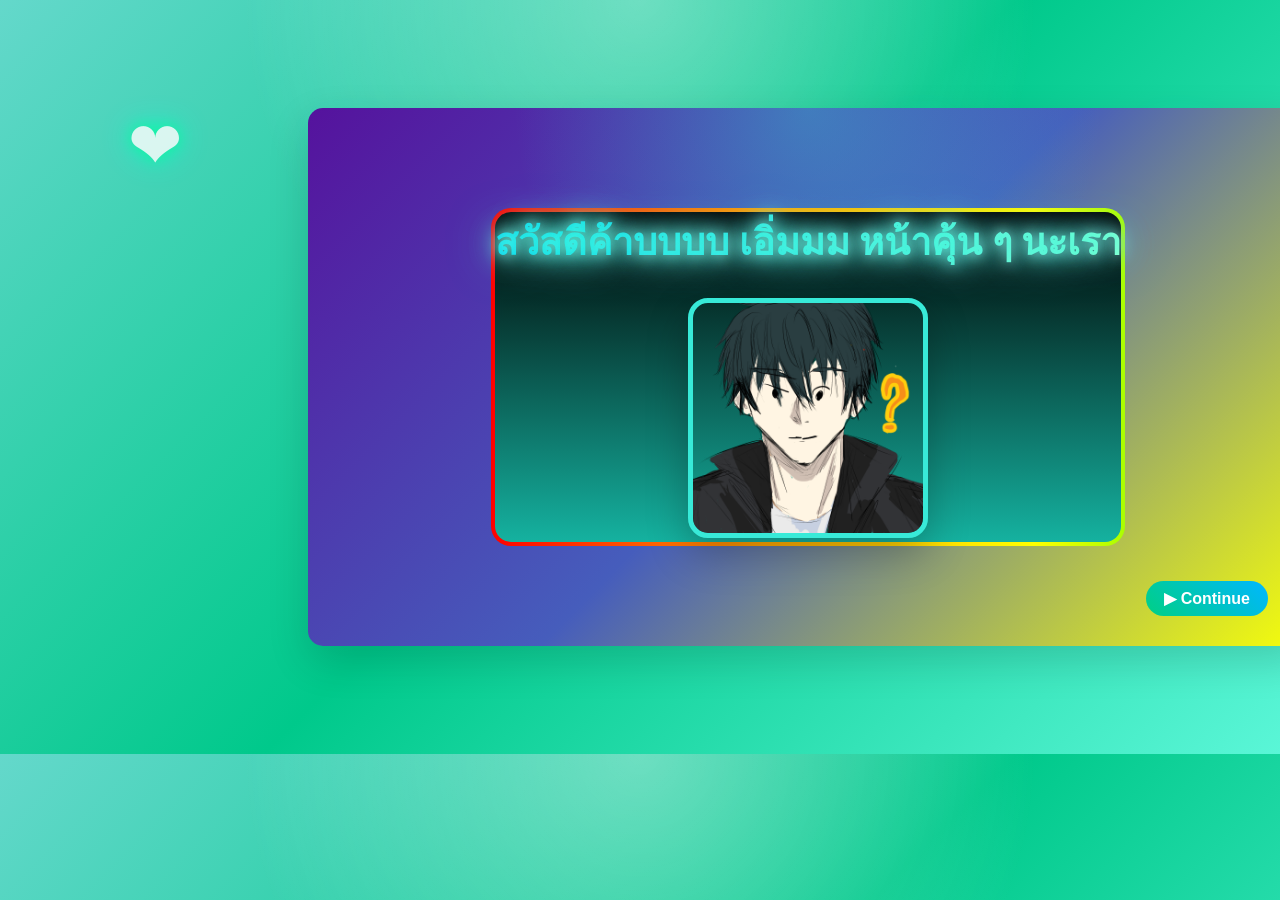
<file: index.html>
<!DOCTYPE html>
<html lang="th">

<head>
    <meta charset="UTF-8">
    <meta name="viewport" content="width=device-width, initial-scale=1.0">
    <title>For Intira Only</title>

    <link rel="stylesheet" href="style.css">


</head>

<body>
    
    <div class="heart" style="left:10%; animation-delay:0s;">❤</div>
    <div class="heart" style="left:25%; animation-delay:2s;">❤</div>
    <div class="heart" style="left:45%; animation-delay:5s;">❤</div>
    <div class="heart" style="left:70%; animation-delay:1s;">❤</div>
    <div class="heart" style="left:90%; animation-delay:3s;">❤</div>

    
    <div class="container">
    <div class="dialogue-box">
    <p id="dialogue" class="message">สวัสดีค้าบบบบ เอิ่มมม หน้าคุ้น ๆ นะเรา</p>

    <img id="photo" class="photo" src="images/radaro3.png" alt="Memory Photo">

    <span class="next" onclick="nextDialogue()">▶ Continue</span>
    
</div>
<script src="script.js"></script>


</body>

</html>
</file>
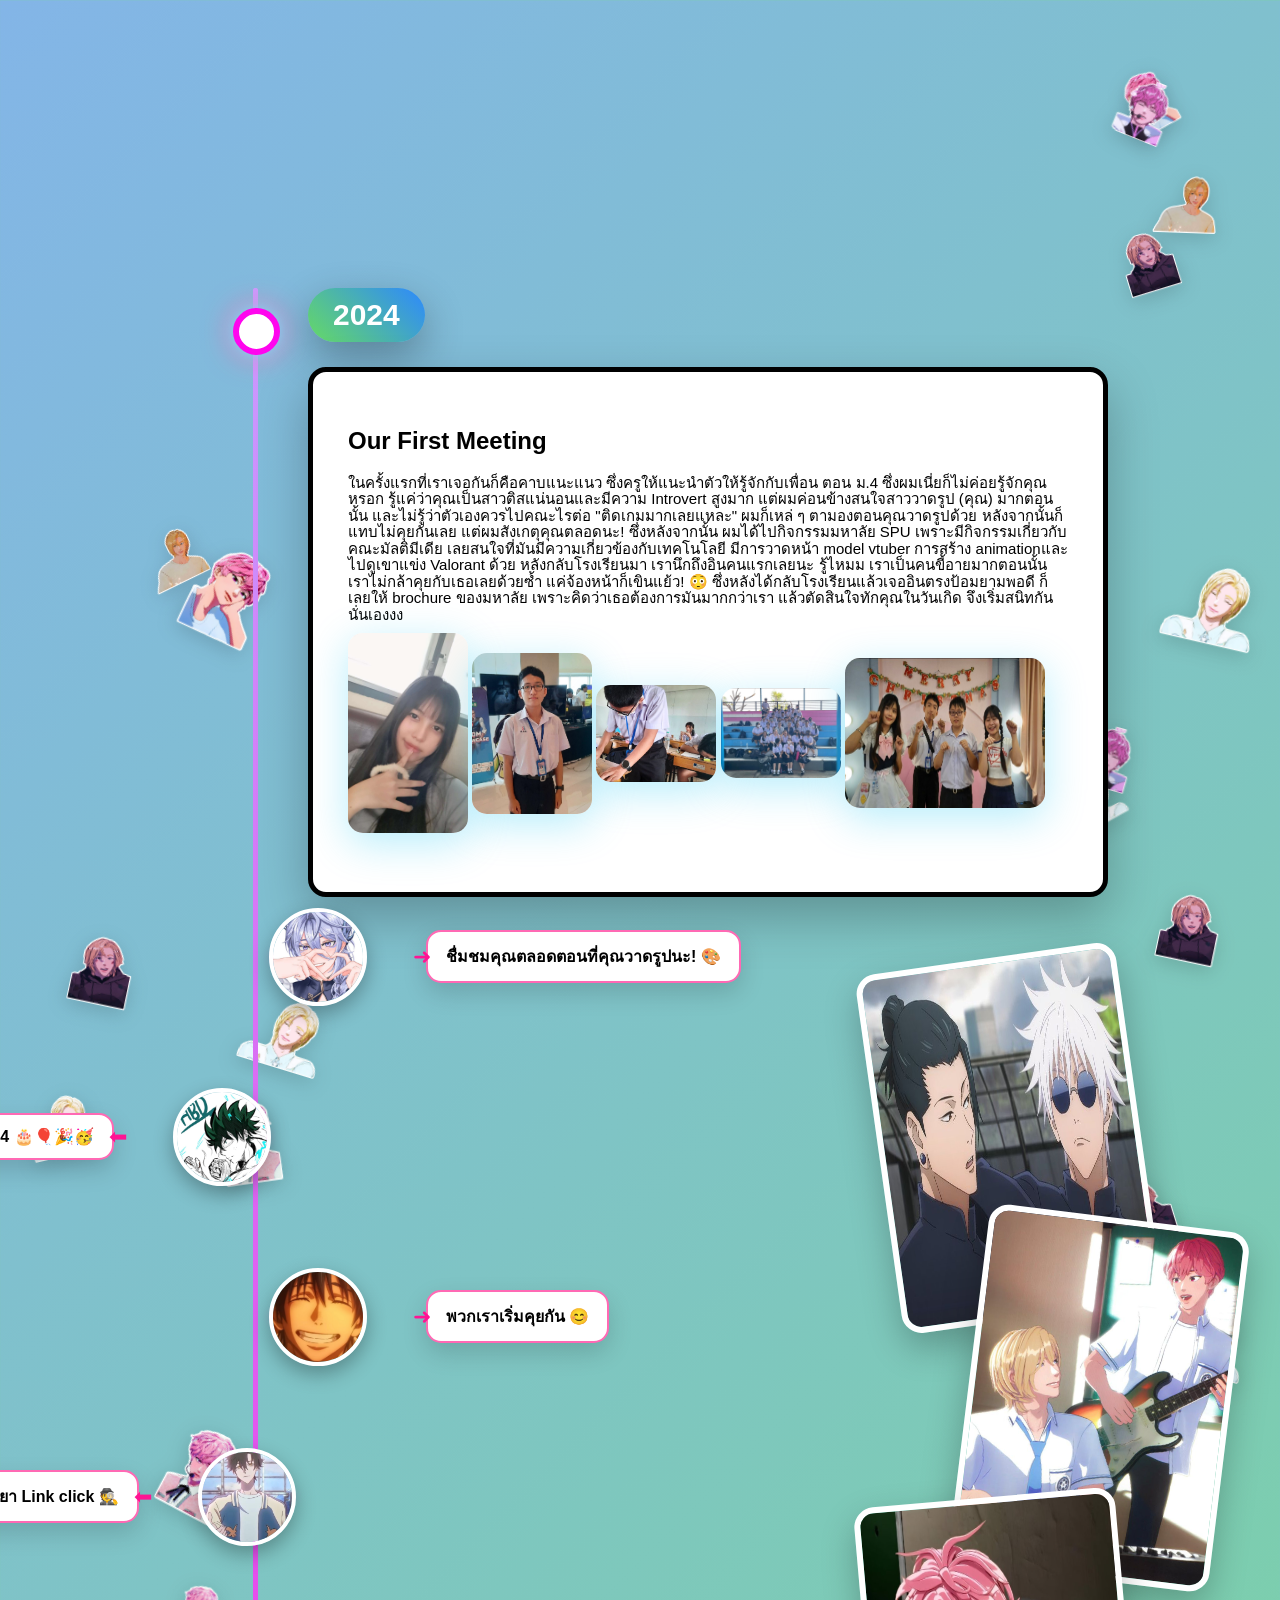
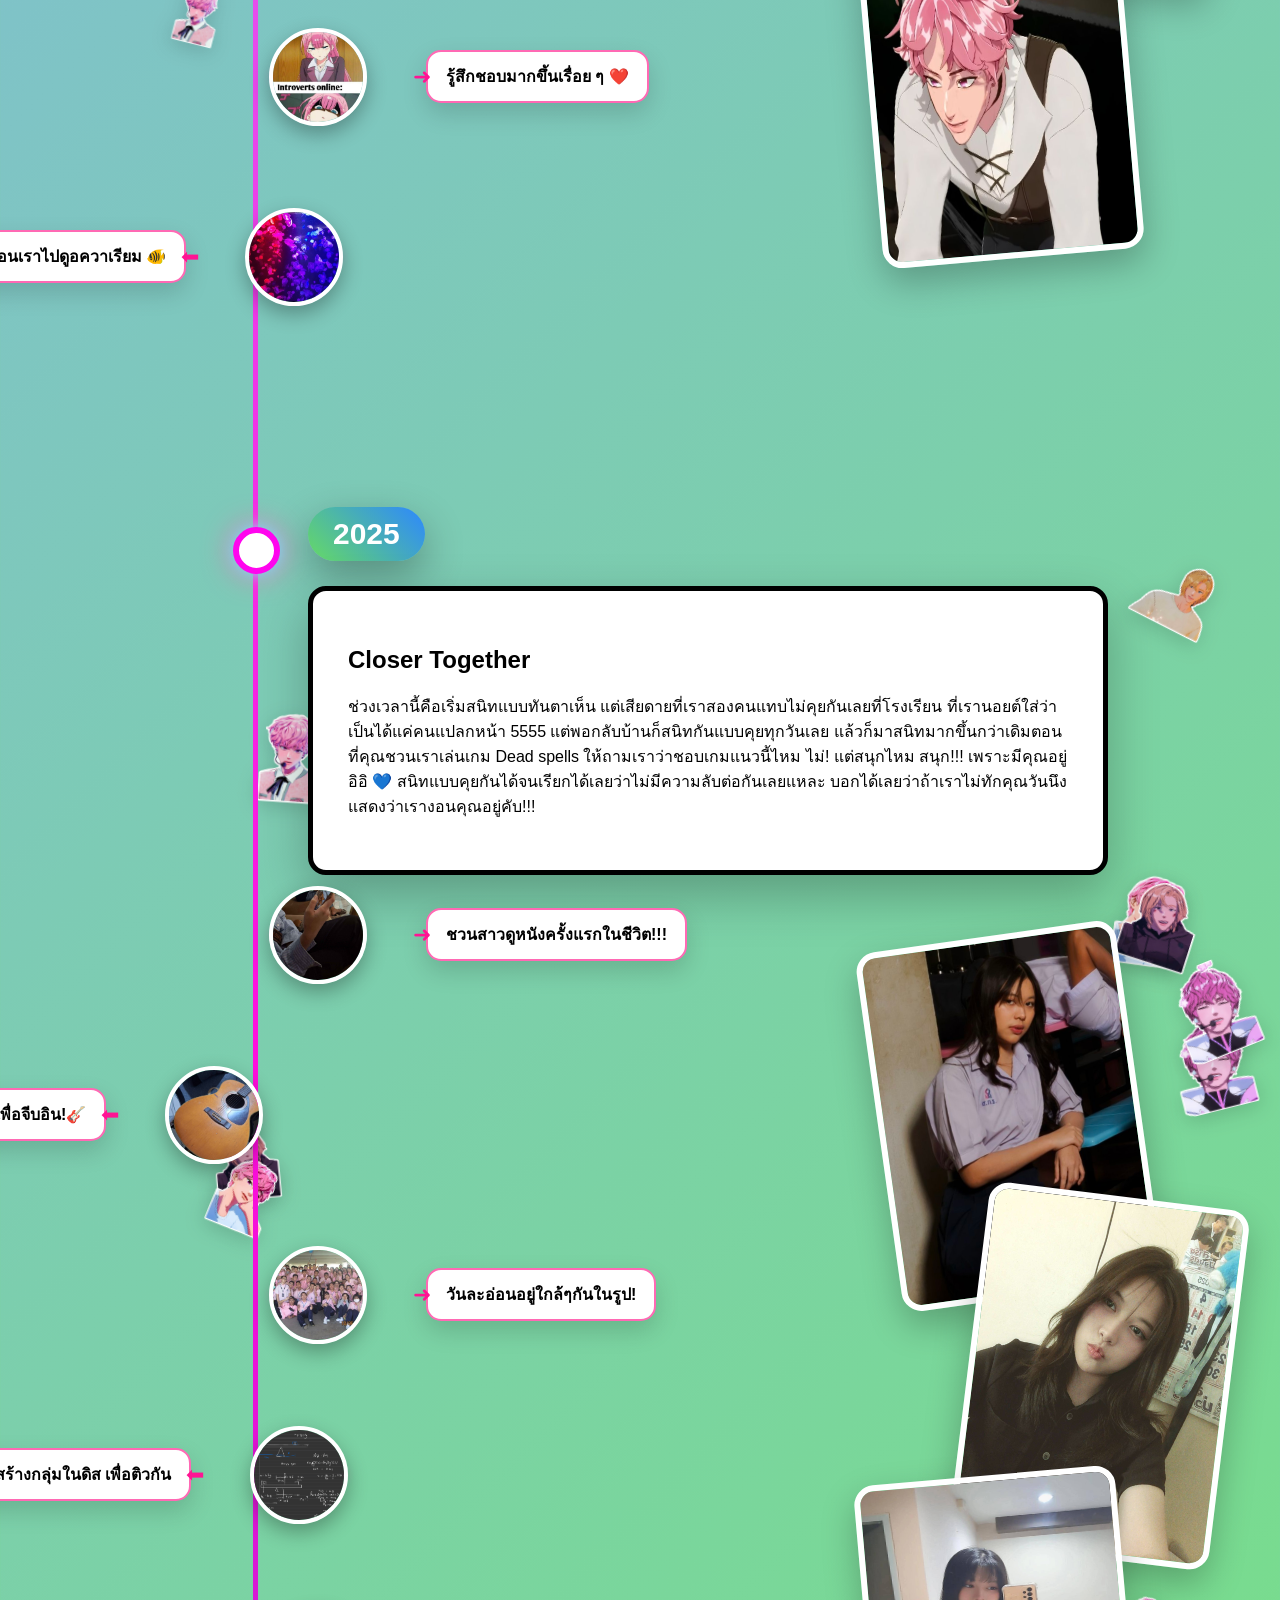
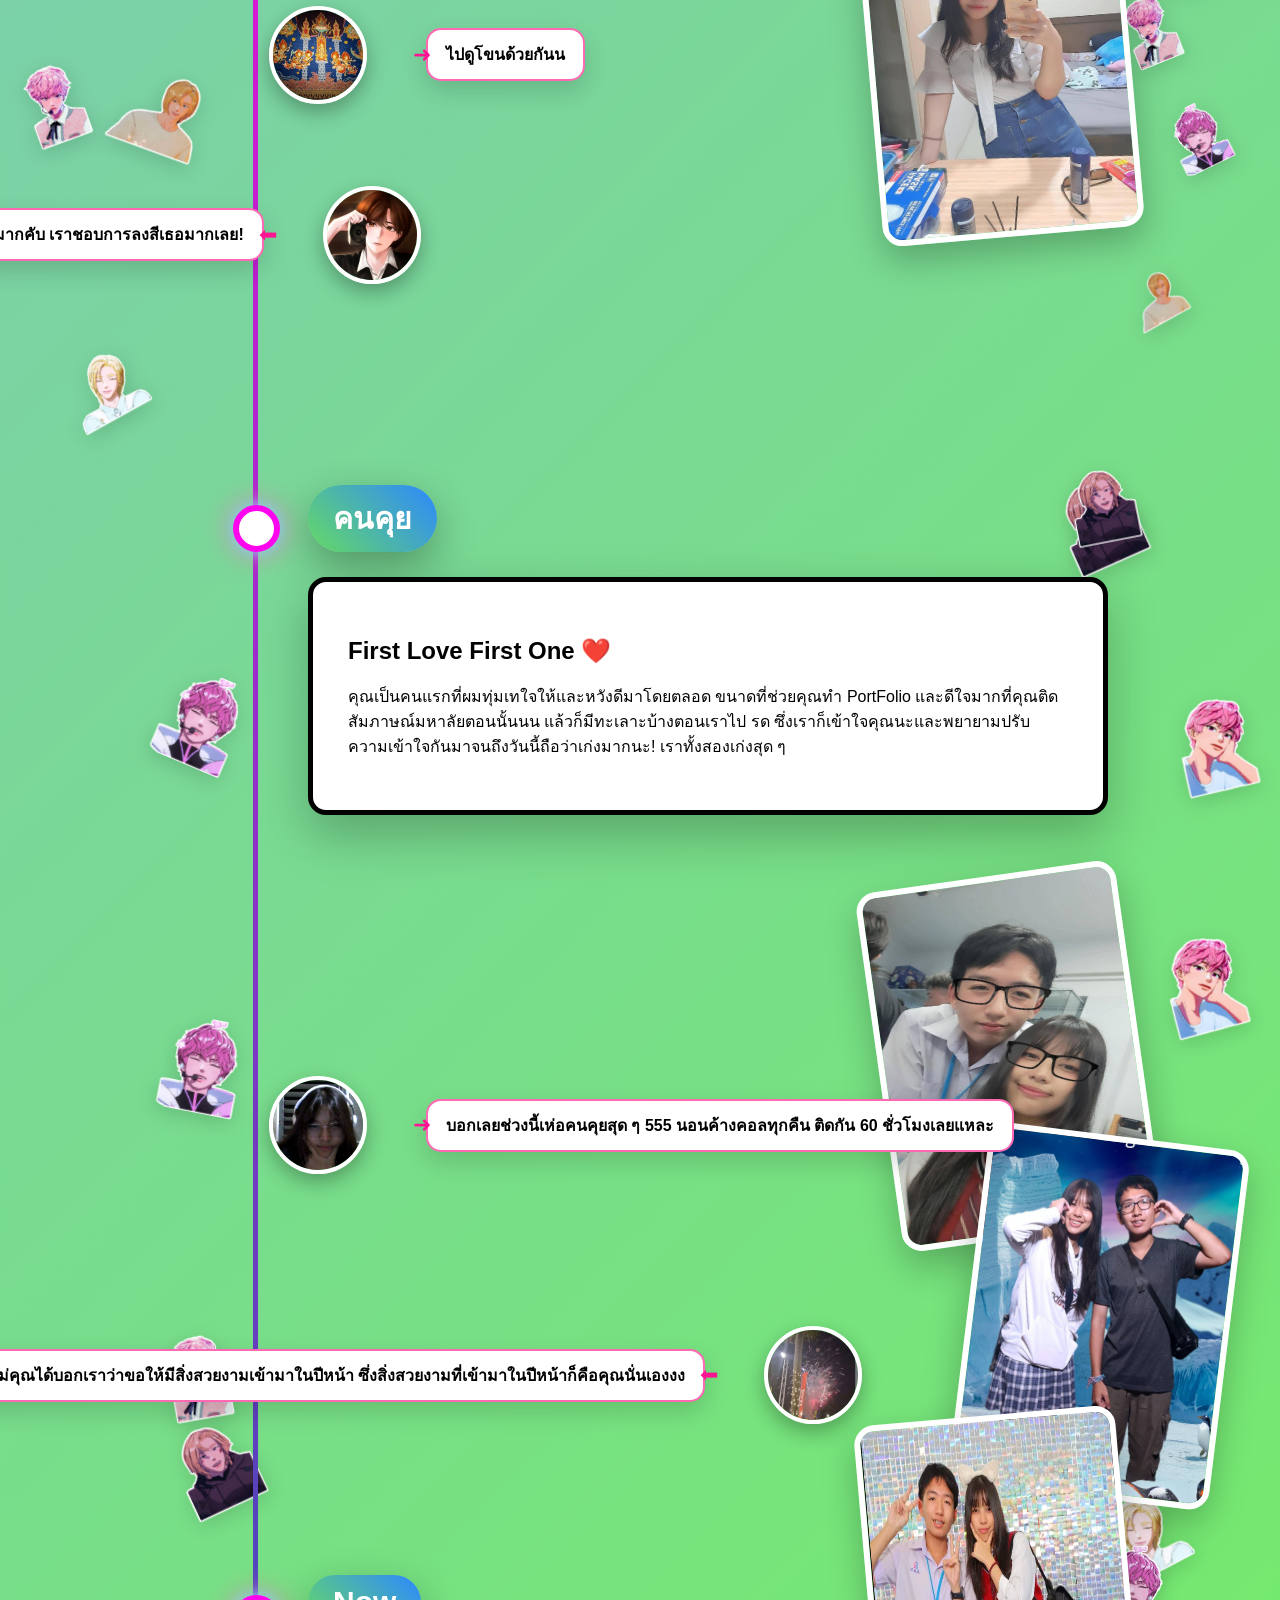
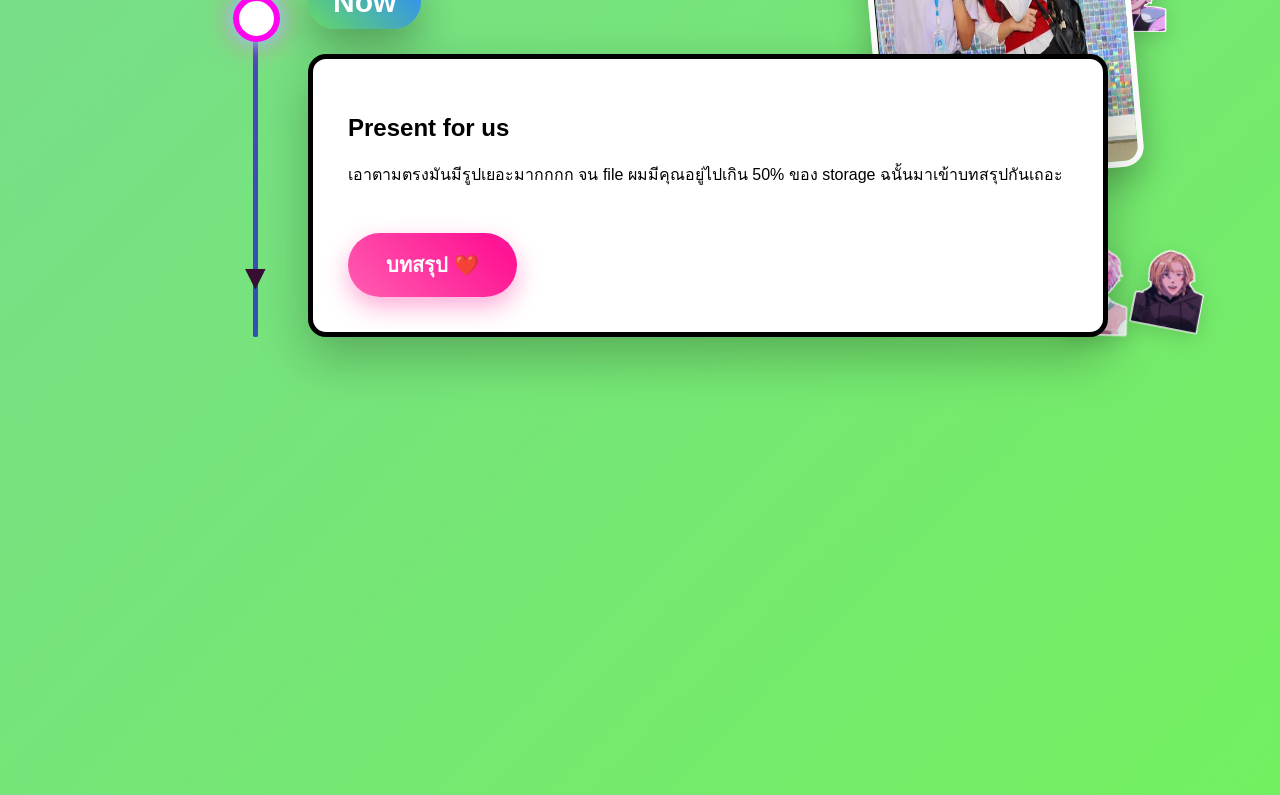
<file: index2.html>
<!DOCTYPE html>
<html lang="th">

<head>
    <meta charset="UTF-8">
    <meta name="viewport" content="width=device-width, initial-scale=1.0">
    <title>For Intira Only</title>

    <link rel="stylesheet" href="style2.css">
</head>

<body>
     
    <div class="timeline">
<div class="timeline">


    <!-- ================= 2024 ================= -->

    <div class="timeline-item">

        <div class="year">2024</div>

        <div class="dialogue-box">

            <h2>Our First Meeting</h2>

            <div id="dialogue" class="message">

                <span>
                ในครั้งแรกที่เราเจอกันก็คือคาบแนะแนว ซึ่งครูให้แนะนำตัวให้รู้จักกับเพื่อน ตอน ม.4 ซึ่งผมเนี่ยก็ไม่ค่อยรู้จักคุณหรอก รู้แค่ว่าคุณเป็นสาวติสแน่นอนและมีความ Introvert สูงมาก แต่ผมค่อนข้างสนใจสาววาดรูป (คุณ) มากตอนนั้น และไม่รู้ว่าตัวเองควรไปคณะไรต่อ "ติดเกมมากเลยแหละ" ผมก็เหล่ ๆ ตามองตอนคุณวาดรูปด้วย หลังจากนั้นก็แทบไม่คุยกันเลย แต่ผมสังเกตุคุณตลอดนะ! ซึ่งหลังจากนั้น ผมได้ไปกิจกรรมมหาลัย SPU เพราะมีกิจกรรมเกี่ยวกับคณะมัลติมีเดีย เลยสนใจที่มันมีความเกี่ยวข้องกับเทคโนโลยี มีการวาดหน้า model vtuber การสร้าง animationและไปดูเขาแข่ง Valorant ด้วย หลังกลับโรงเรียนมา เรานึกถึงอินคนแรกเลยนะ รู้ไหมม เราเป็นคนขี้อายมากตอนนั้น เราไม่กล้าคุยกับเธอเลยด้วยซ้ำ แค่จ้องหน้าก็เขินแย้ว! 😳 ซึ่งหลังได้กลับโรงเรียนแล้วเจออินตรงป้อมยามพอดี ก็เลยให้ brochure ของมหาลัย เพราะคิดว่าเธอต้องการมันมากกว่าเรา แล้วตัดสินใจทักคุณในวันเกิด จึงเริ่มสนิทกันนั่นเองงง
                </span>


                <div style="margin:10px 0;">

                    <span class="photo-wrapper">

                        <img class="photo" src="images/in2newer.jpg">

                        <div class="photo-preview">
                            <img src="images/in2newer.jpg">
                        </div>

                    </span>


                    <span class="photo-wrapper">

                        <img class="photo" src="images/jue1.jpg">

                        <div class="photo-preview">
                            <img src="images/jue1.jpg">
                        </div>

                    </span>

                    <span class="photo-wrapper">

                        <img class="photo" src="images/juein1.jpg">

                        <div class="photo-preview">
                            <img src="images/juein1.jpg">
                        </div>

                    </span>

                    <span class="photo-wrapper">

                        <img class="photo" src="images/juein2.jpg">

                        <div class="photo-preview">
                            <img src="images/juein2.jpg">
                        </div>

                    </span>

                    <span class="photo-wrapper">

                        <img class="photo" src="images/juemaid.jpg"
                        style="width:200px; height:150px;">

                        <div class="photo-preview">
                            <img src="images/juemaid.jpg">
                        </div>

                    </span>

                </div>


            </div>

        </div>


        <div class="memory-road">


            <div class="memory-node" style="top:0px;">
                <img class="memory-thumb" src="images/inart1.jpg">
                <span class="memory-note">
                    ชื่มชมคุณตลอดตอนที่คุณวาดรูปนะ! 🎨
                </span>
            </div>


            <div class="memory-node left" style="top:180px;">
                <span class="memory-note">
                    24/7/2024 🎂🎈🎉🥳 
                </span>
                <img class="memory-thumb" src="images/inbirth1.jpg">
            </div>


            <div class="memory-node" style="top:360px;">
                <img class="memory-thumb" src="images/yuta.jpg">
                <span class="memory-note">
                    พวกเราเริ่มคุยกัน 😊
                </span>
            </div>


            <div class="memory-node left" style="top:540px;">
                <span class="memory-note">
                    มีคนป้ายยา Link click 🕵️
                </span>
                <img class="memory-thumb" src="images/linkclick.jpg">
            </div>


            <div class="memory-node" style="top:720px;">
                <img class="memory-thumb" src="images/introvert.jpg">
                <span class="memory-note">
                    รู้สึกชอบมากขึ้นเรื่อย ๆ ❤️
                </span>
            </div>


            <div class="memory-node left" style="top:900px;">
                <span class="memory-note">
                    มาอวดตอนเราไปดูอควาเรียม 🐠
                </span>
                <img class="memory-thumb" src="images/jelly.jpg">
            </div>



            <div class="memory-gallery">

                <img src="images/gego.jpg" class="gallery-photo p1">
                <img src="images/bamno.jpg" class="gallery-photo p2">
                <img src="images/bamcute.jpg" class="gallery-photo p3">

            </div>


        </div>

    </div>



    <!-- ================= 2025 ================= -->

    <div class="timeline-item">


        <div class="year">2025</div>


        <div class="dialogue-box">

            <h2>Closer Together</h2>

            <p>
                ช่วงเวลานี้คือเริ่มสนิทแบบทันตาเห็น แต่เสียดายที่เราสองคนแทบไม่คุยกันเลยที่โรงเรียน ที่เรานอยต์ใส่ว่าเป็นได้แค่คนแปลกหน้า 5555 แต่พอกลับบ้านก็สนิทกันแบบคุยทุกวันเลย แล้วก็มาสนิทมากขึ้นกว่าเดิมตอนที่คุณชวนเราเล่นเกม Dead spells ให้ถามเราว่าชอบเกมแนวนี้ไหม ไม่! แต่สนุกไหม สนุก!!! เพราะมีคุณอยู่ อิอิ  💙 สนิทแบบคุยกันได้จนเรียกได้เลยว่าไม่มีความลับต่อกันเลยแหละ บอกได้เลยว่าถ้าเราไม่ทักคุณวันนึง แสดงว่าเรางอนคุณอยู่คับ!!!
            </p>

        </div>



        <div class="memory-road">


            <div class="memory-node" style="top:0px;">
                <img class="memory-thumb" src="images/in3.jpg">
                <span class="memory-note">
                    ชวนสาวดูหนังครั้งแรกในชีวิต!!! 
                </span>
            </div>


            <div class="memory-node left" style="top:180px;">
                <span class="memory-note">
                    ฝึกกีตาร์เพื่อจีบอิน!🎸
                </span>
                <img class="memory-thumb" src="images/guitar.jpg">
            </div>


            <div class="memory-node" style="top:360px;">
                <img class="memory-thumb" src="images/inandme.jpg">
                <span class="memory-note">
                    วันละอ่อนอยู่ใกล้ๆกันในรูป!
                </span>
            </div>


            <div class="memory-node left" style="top:540px;">
                <span class="memory-note">
                    ฟางข้าวสร้างกลุ่มในดิส เพื่อติวกัน
                </span>
                <img class="memory-thumb" src="images/phy.png">
            </div>


            <div class="memory-node" style="top:720px;">
                <img class="memory-thumb" src="images/khon.jpg">
                <span class="memory-note">
                    ไปดูโขนด้วยกันน
                </span>
            </div>

            


            <div class="memory-node left" style="top:900px;">
                <span class="memory-note">
                    วาดสวยมากคับ เราชอบการลงสีเธอมากเลย!
                </span>
                <img class="memory-thumb" src="images/inart2.jpg">
            </div>

            

            
            <div class="memory-gallery">

                <img src="images/in4.jpg" class="gallery-photo p1">
                <img src="images/in5.jpg" class="gallery-photo p2">
                <img src="images/in6.jpg" class="gallery-photo p3">
            </div>



        </div>


    </div>

    <!-- ================= Memory Road 1 ================= -->

<div class="timeline-item compact">

    <div class="year">คนคุย</div>

    <div class="dialogue-box">
        <h2>First Love First One ❤️</h2>
        <p>
            คุณเป็นคนแรกที่ผมทุ่มเทใจให้และหวังดีมาโดยตลอด ขนาดที่ช่วยคุณทำ PortFolio และดีใจมากที่คุณติดสัมภาษณ์มหาลัยตอนนั้นนน แล้วก็มีทะเลาะบ้างตอนเราไป รด ซึ่งเราก็เข้าใจคุณนะและพยายามปรับความเข้าใจกันมาจนถึงวันนี้ถือว่าเก่งมากนะ! เราทั้งสองเก่งสุด ๆ
        </p>
    </div>

    <div class="memory-road">

        <div class="memory-node" style="top:250px;">
            <img class="memory-thumb" src="images/in10.png">
            <span class="memory-note">
                บอกเลยช่วงนี้เห่อคนคุยสุด ๆ 555 นอนค้างคอลทุกคืน ติดกัน 60 ชั่วโมงเลยแหละ
            </span>
        </div>

        <div class="memory-node left" style="top:500px;">
            <span class="memory-note">
                ก่อนปีใหม่คุณได้บอกเราว่าขอให้มีสิ่งสวยงามเข้ามาในปีหน้า ซึ่งสิ่งสวยงามที่เข้ามาในปีหน้าก็คือคุณนั่นเองงง
            </span>
            <img class="memory-thumb" src="images/newyear.jpg">
        </div>

        <div class="memory-gallery">
            <img src="images/inandme1.jpg" class="gallery-photo p1">
            <img src="images/inandme2.jpg" class="gallery-photo p2">
            <img src="images/inandme3.png" class="gallery-photo p3">
        </div>

    </div>

</div>




    <!-- ================= 2026 ================= -->


    <div class="timeline-item">


        <div class="year">
            Now
        </div>


        <div class="dialogue-box">

            <h2>
                Present for us
            </h2>

            <p>
                เอาตามตรงมันมีรูปเยอะมากกกก จน file ผมมีคุณอยู่ไปเกิน 50% ของ storage ฉนั้นมาเข้าบทสรุปกันเถอะ
            </p>
             <a href="index3.html" class="next-btn">
            บทสรุป ❤️
        </a>

        </div>


    </div>



</div>
    
    <script src="script2.js"></script>
</body>
</html>
</file>
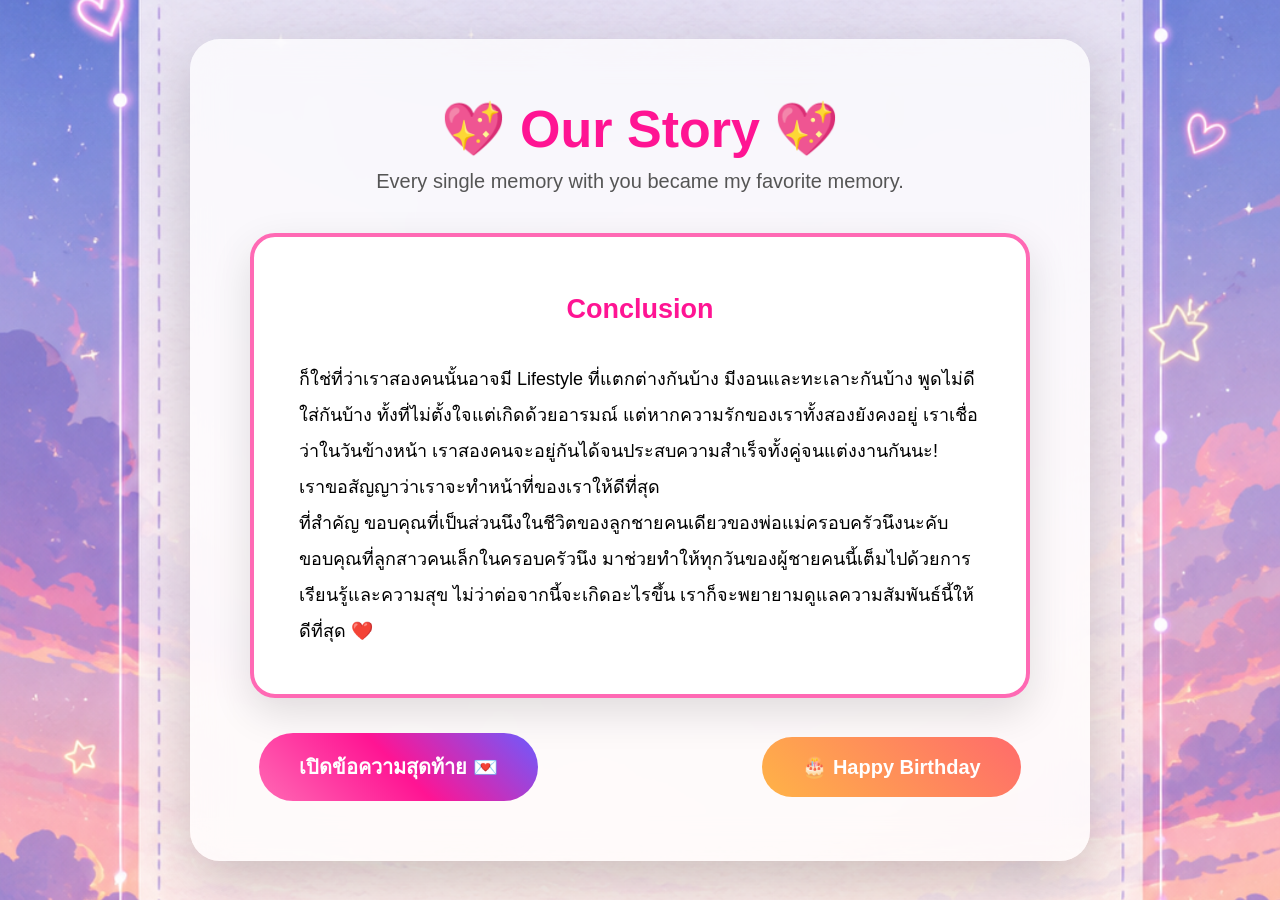
<file: index3.html>
<!DOCTYPE html>
<html lang="th">
<head>
    <meta charset="UTF-8">
    <meta name="viewport" content="width=device-width, initial-scale=1.0">
    <title>Our Story ❤️</title>

    <link rel="stylesheet" href="style3.css">
</head>

<body>

<div class="background"></div>

<div class="container">

    <h1>💖 Our Story 💖</h1>

    <p class="subtitle">
        Every single memory with you became my favorite memory.
    </p>

    <div class="summary-box">

        <h2>Conclusion</h2>

        <p>

            ก็ใช่ที่ว่าเราสองคนนั้นอาจมี Lifestyle ที่แตกต่างกันบ้าง มีงอนและทะเลาะกันบ้าง พูดไม่ดีใส่กันบ้าง ทั้งที่ไม่ตั้งใจแต่เกิดด้วยอารมณ์ แต่หากความรักของเราทั้งสองยังคงอยู่ เราเชื่อว่าในวันข้างหน้า เราสองคนจะอยู่กันได้จนประสบความสำเร็จทั้งคู่จนแต่งงานกันนะ!

            <br>เราขอสัญญาว่าเราจะทำหน้าที่ของเราให้ดีที่สุด<br>
            ที่สำคัญ ขอบคุณที่เป็นส่วนนึงในชีวิตของลูกชายคนเดียวของพ่อแม่ครอบครัวนึงนะคับ
            ขอบคุณที่ลูกสาวคนเล็กในครอบครัวนึง มาช่วยทำให้ทุกวันของผู้ชายคนนี้เต็มไปด้วยการเรียนรู้และความสุข

            ไม่ว่าต่อจากนี้จะเกิดอะไรขึ้น
            เราก็จะพยายามดูแลความสัมพันธ์นี้ให้ดีที่สุด

            ❤️

        </p>

    </div>

    <button onclick="showLetter()">
        เปิดข้อความสุดท้าย 💌
    </button>
    <button onclick="showCake()" class="cake-btn">
    🎂 Happy Birthday
</button>

</div>

<div id="letter" class="letter">

    <h2>For Intira ❤️</h2>

    <p>
        วันเกิดปีนี้ อินอายุ 19 แล้วเนอะ คนสวยของเค้าจะอายุขึ้นอีก 1 ปีแล้วน้า เค้าหน่ะติดอินมากเลยนะ! ขนาดที่ฟังเพลงรักตอนเขียนข้อความนี้ยังซึ้งร้องไห้ได้เลย 555 ก็ไม่อยากพูดอะไรหวือหวามากหรอก แต่อยากอยู่กับอินไปตลอดชีวิตเลยแหละ ซึ่งขอให้อินมีความสุขกับครอบครัวและจื๋อมาก ๆ นะ มีสุขภาพแข็งแรง ไม่เป็นโรคภัยอะไร อยู่กับจื๋อนาน ๆ แบบนี้แหละ ที่สำคัญมีเงินเยอะ ๆ ร่ำรวย!!! คำพูดสุดท้ายละ รักอินที่สุดเลย รออยู่นะคับ คุณแฟน
        

    </p>

</div>

<div id="cakeModal" class="cake-modal">

    <div class="cake">

        <div class="candles">
            <div class="candle"><div class="flame"></div></div>
            <div class="candle"><div class="flame"></div></div>
            <div class="candle"><div class="flame"></div></div>
        </div>

        <div class="cake-top"></div>
        <div class="cake-middle"></div>
        <div class="cake-bottom"></div>

    </div>

    <h2>🎉 Happy Birthday Intira 🎉</h2>


</div>
<script>
function showLetter(){
    document.getElementById("letter").classList.toggle("show");
}

function showCake(){
    document.getElementById("cakeModal").classList.toggle("show");
}

</script>
</body>
</html>
</file>
<file: style.css>
body{

    align-items:center;


    font-family:Arial;

    padding: 100px;

    background:
        radial-gradient(circle at top,#ffffff55 0%,transparent 40%),
        linear-gradient(135deg,#64d8cb,#00c98b,#5af6d7);
}

@keyframes float{
    0%,100%{
        transform:translateY(0);
    }
    50%{
        transform:translateY(-10px);
    }
}

@keyframes rise {
    from {
        transform: translateY(100vh) rotate(0deg);
        opacity: 0;
    }

    20% {
        opacity: 1;
    }

    to {
        transform: translateY(-120vh) rotate(360deg);
        opacity: 0;
    }
}

.container {
    margin-left: 200px;
    width: 100%;
    max-width: 800px;
    background:
        radial-gradient(circle at top,#2defd555 0%,transparent 40%),
        linear-gradient(135deg,#55129d,#465dbc,#f7ff09);
    backdrop-filter: blur(12px);
    border-radius: 15px;    
    padding: 100px;
    text-align: center;
    justify-content: center;
    align-items: center;
    box-shadow: 0 15px 40px rgba(0,0,0,0.15);
    display: flex;
    animation: float 4s ease-in-out infinite;
}
.heart{

    position:absolute;

    color:#ffffff;

    text-shadow:
        0 0 15px #00ff99,
        0 0 30px #00ffd0;

    font-size:65px;

    animation:rise 8s linear infinite;

    opacity:.8;
}

.dialogue-box{
    border:4px solid transparent;
    border-radius:20px;
    background:
        linear-gradient(rgb(0, 0, 0), rgb(21, 178, 160)) padding-box,
        linear-gradient(
            90deg,
            red,
            orange,
            yellow,
            lime,
            cyan,
            blue,
            violet,
            red
        ) border-box;

    background-size:100% 100%, 300% 300%;
    animation:rgbBorder 4s linear infinite;
}

@keyframes rgbBorder{
    to{
        background-position:0 0,300% 0;
    }
}

#dialogue{
    font-size:38px;
    font-family:'Dancing Script', cursive;
    line-height:1.6;

    background:linear-gradient(
        90deg,
        #0accf8,
        #9dffcf,
        #4dffd5,
        #ffffff
    );
    background-size:300%;
    -webkit-background-clip:text;
    -webkit-text-fill-color:transparent;

    animation:shine 5s linear infinite;

    text-shadow:
        0 0 8px rgba(72, 208, 183, 0.079),
        0 0 15px #5efce7,
        0 0 30px #00ffd5,
        0 0 50px #00ffd5;
}


.next{

    position:absolute;

    right:40px;
    bottom:30px;

    padding:8px 18px;

    background:linear-gradient(45deg,#00d084,#00b7ff);

    color:white;

    border-radius:30px;

    font-weight:bold;

    cursor:pointer;

    transition:.3s;
}
.dialogue-inner{
    position:relative;

    width:100%;

    background:white;

    border-radius:18px;

    border:3px solid #ddd;

    padding:25px 25px 70px;

    text-align:center;
}
.next:hover {
    color: rgb(7, 83, 127);
        transform:scale(1.08);

    box-shadow:
        0 15px 35px #00ffc3;
}
@keyframes blink{
    from{
        opacity:.3;
    }
    to{
        opacity:1;
    }
}
.message{
    align-items:center;
    margin: 0;
    font-size: 30px;
    font-weight: bold;
    color: #54d779;
    filter:drop-shadow(0 0 6px rgba(255,120,180,.45));
    
}



.photo{
    width:230px;

    margin-top:25px;

    border-radius:20px;

    border:5px solid rgb(56, 234, 216);

    transition:.35s;

    box-shadow:
        0 15px 40px rgba(0,0,0,.25);
}
.photo:hover{

    transform:scale(1.18) rotate(-2deg);

    box-shadow:
        0 20px 60px rgba(0,255,150,.45);
}
</file>
<file: style2.css>
body{
    align-items:center;
    font-family:Arial;
    padding: 200px;
    background: linear-gradient(135deg, #83b5e7, #73f060);
}
.container {
    margin-left: 250px;
    width: 100%;
    max-width: 800px;
    background: rgba(51, 183, 100, 0.962);
    backdrop-filter: blur(12px);
    border-radius: 15px;    
    padding: 100px;
    text-align: center;
    justify-content: center;
    gap: 15px;
    align-items: center;
    box-shadow: 0 15px 40px rgba(0,0,0,0.15);
    display: flex;
    animation: float 4s ease-in-out infinite;
}
.message{
    font-size: 15px;
    color: #000000;
    line-height: 1.1; 
    padding-bottom: 10px;
    display: block;
    align-items: flex-start;
}
.timeline{
    position:relative;
    width:900px;
    margin:80px auto;
    z-index: 2;
}
.timeline::before{
    content:"";
    position:absolute;
    left:45px;
    top:0;
    border-radius: 2px;
    bottom:0;
    width:5px;
    background:linear-gradient(
        to bottom,
        #c89cff,
        #ff0ddb,
        #3350b7
    );
    border-radius:10px;
}

.timeline-item{
    position: relative;
    padding-left: 100px;   
    margin-bottom: 250px;
}
.timeline-item.compact{
    margin-bottom:-200px;   /* ปรับได้ เช่น 40, 60, 100 */
}
.timeline-item::before{
    content:"";
    position:absolute;
    left:25px;
    top:20px;
    width:35px;
    height:35px;
    background:white;
    border:6px solid rgb(255, 5, 238);
    border-radius:50%;
    box-shadow:
    0 0 15px rgb(105, 233, 255),
    0 0 30px hotpink;
}

.timeline-item::after{
    display:none;
}

.timeline-item:first-child::after{
    display:block;
    content:"▼";
    position:absolute;
    left:30px;
    bottom:-3240px;
    font-size:35px;
    color:rgb(54,15,50);
}
.content-row{
    display:flex;
    justify-content:space-between;
    align-items:flex-start;
    margin-top:50px;
}
.memory-road{   
    position:relative;
    margin-top:60px;
    margin-left:-80px;
    height:900px;
    width:900px;
}
.memory-node{
    position:absolute;
    left:45px;
    display:flex;
    align-items:center;
    transform:translateY(-50%);
    z-index:5;
}

.memory-node::before{
    content:"";
    width:45px;
    height:4px;
    background:#ff4dc4;
    box-shadow:0 0 10px #ff4dc4;
}

.memory-thumb{
    width:90px;
    height:90px;
    object-fit:cover;
    border-radius:50%;
    border:4px solid white;
    box-shadow:0 8px 20px rgba(0,0,0,.3);
    transform:translateX(-50%);
    transition:.35s;
    cursor:pointer;
}

.memory-note{
    margin-left:10px;
    background:white;
    padding:12px 18px;
    border-radius:15px;
    font-weight:bold;
    border:2px solid hotpink;
    white-space:nowrap;
    box-shadow:0 10px 25px rgba(0,0,0,.15);
    transition:.35s;
}

.memory-node:hover .memory-thumb{
    transform:translateX(-50%) scale(2.4) rotate(5deg);
    border-color:#ff00d0;
    z-index:999;
}

.memory-node:hover .memory-note{
    transform:translateX(10px);
    box-shadow:0 15px 40px rgba(255,0,170,.35);
}

/* ---------- Left ---------- */

.memory-node.left{
    left:-310px;
}

.memory-node.left::before{
    order:2;
}

.memory-node.left .memory-thumb{
    order:1;
    transform:translateX(50%);
}

.memory-node.left .memory-note{
    order:0;
    margin-right:10px;
    margin-left:0;
}

.memory-node.left:hover .memory-thumb{
    transform:translateX(50%) scale(2.4) rotate(-5deg);
}

.memory-gallery{
    position:absolute;
    top:0;
    left:650px;
    width:420px;
}

.gallery-photo{
    position:absolute;
    width:250px;
    height:350px;
    border-radius:20px;
    border:6px solid white;
    box-shadow:0 15px 35px rgba(0,0,0,.25);
    transition:.35s;
    cursor:pointer;
    background:pize;
}

.gallery-photo:hover{
    transform:scale(1.5) rotate(0deg);
    z-index:99;
}

.p1{
    top:0;
    left:0;
    transform:rotate(-8deg);
}

.p2{
    top:260px;
    left:90px;
    transform:rotate(7deg);
}

.p3{
    top:540px;
    left:-10px;
    transform:rotate(-5deg);
}
/* ---------- Arrow ---------- */

.memory-node::after{
    content:"➜";
    position:absolute;
    left:140px;
    top:50%;
    transform:translateY(-50%);
    color:#ff1493;
    font-size:22px;
    z-index:10;
}

.memory-node.left::after{
    content:"⬅";
    left:auto;
    right:140px;
}


.year{
    display:inline-block;
    padding:10px 25px;
    margin-bottom:25px;
    background:linear-gradient(45deg,#66da64,#2d88ff);
    color:white;
    font-size:30px;
    font-weight:bold;
    border-radius:50px;
    box-shadow:0 15px 40px rgba(0,0,0,.3);
}
.dialogue-box{
    background:white;
    border-radius:18px;
    padding:35px;
    border:5px solid black;
    box-shadow:
    0 20px 50px rgba(0,0,0,.25);
    transition:.3s;
    overflow:visible;
    position:relative;
}
.dialogue-box:hover{
    transform:translateY(-10px);
    box-shadow:
    0 30px 60px rgba(2, 255, 78, 0.905);
}
.photo{
    width: 120px;
    margin: 0px;
    border-radius: 15px;
    box-shadow: 0 10px 40px rgba(16, 196, 241, 0.3);
    display: inline-block;
}

.photo-preview{
    position:absolute;
    left:120%;
    top:50%;
    transform:translateY(-50%) scale(.7);
    opacity:0;
    transition:0.35s ease;
    pointer-events:none;
    background:white;
    padding:12px;
    border-radius:18px;
    box-shadow:0 20px 50px rgba(0,0,0,.4);
    z-index:999;
}

.photo-preview img{
    width:350px;
    border-radius:15px;
}
.photo-wrapper {
    display: inline-block;
    position: relative;
    vertical-align: middle;
    cursor: pointer;
}
.photo-wrapper:hover .photo-preview {
    opacity: 1;
    transform: translateY(-50%) scale(1);
}
.sticker {
    position: absolute;
    height: auto;
    z-index: 0;
    pointer-events: none;
    filter: drop-shadow(0 5px 10px rgba(0,0,0,0.15));
}
.next-btn{
    display:inline-block;
    margin-top:30px;
    padding:16px 38px;
    font-size:20px;
    font-weight:bold;
    text-decoration:none;
    color:white;

    background:linear-gradient(45deg,#ff5db1,#ff1493,#7c4dff);
    background-size:200%;

    border-radius:50px;
    box-shadow:
        0 10px 25px rgba(255,20,147,.35);

    transition:.35s;
    animation:gradientMove 3s linear infinite;
}

.next-btn:hover{
    transform:translateY(-6px) scale(1.08);
    box-shadow:
        0 18px 45px rgba(255,20,147,.5);
}

.next-btn:active{
    transform:scale(.96);
}

@keyframes gradientMove{
    from{
        background-position:0%;
    }
    to{
        background-position:200%;
    }
}
</file>
<file: style3.css>
*{
    margin:0;
    padding:0;
    box-sizing:border-box;
}

body{

    font-family:Arial, Helvetica, sans-serif;

    min-height:100vh;

    display:flex;

    justify-content:center;

    align-items:center;

    overflow-x:hidden;

    position:relative;

}

/* Background */

.background{

    position:fixed;

    inset:0;

    background-image:url("images/forIn.png");

    background-size:cover;

    background-position:center;

    background-repeat:no-repeat;

    z-index:-2;
}

/* Main */

.container{

    width:90%;

    max-width:900px;

    background:rgba(255,255,255,.72);

    backdrop-filter:blur(18px);

    border-radius:30px;

    padding:60px;

    text-align:center;

    box-shadow:0 20px 60px rgba(0,0,0,.2);

}

h1{

    font-size:52px;

    color:#ff1493;

    margin-bottom:10px;

}

.subtitle{

    color:#555;

    margin-bottom:40px;

    font-size:20px;

}

.summary-box{

    background:white;

    border-radius:25px;

    padding:45px;

    border:4px solid hotpink;

    text-align:left;

    line-height:2;

    font-size:18px;

    box-shadow:0 15px 40px rgba(0,0,0,.12);

}

.summary-box h2{

    text-align:center;

    color:#ff1493;

    margin-bottom:25px;

}

button{

    margin-top:35px;

    border:none;

    padding:18px 40px;

    font-size:20px;

    border-radius:60px;

    cursor:pointer;

    color:white;

    font-weight:bold;

    background:linear-gradient(
        45deg,
        hotpink,
        deeppink,
        #6b5cff
    );

    transition:.35s;

}

button:hover{

    transform:scale(1.08);

    box-shadow:0 15px 40px hotpink;

}

.letter{

    position:fixed;

    left:50%;

    top:50%;

    transform:translate(-50%,-50%) scale(.7);

    opacity:0;

    pointer-events:none;

    width:650px;

    background:white;

    border-radius:25px;

    padding:50px;

    text-align:center;

    box-shadow:0 25px 70px rgba(0,0,0,.3);

    transition:.4s;

}

.letter h2{

    color:hotpink;

    margin-bottom:20px;

}

.letter p{

    line-height:2;

    font-size:18px;

}

.show{

    opacity:1;

    transform:translate(-50%,-50%) scale(1);

    pointer-events:auto;

}
.cake-btn{
    margin-left:220px;
    background:linear-gradient(45deg,#ffb347,#ff6b6b);
}

.cake-modal{
    position:fixed;
    top:0;
    left:0;
    width:100%;
    height:100%;
    margin-left:760px;
    margin-top:365px;
    display:flex;
    justify-content:center;
    align-items:center;
    flex-direction:column;

    background:rgba(0,0,0,.6);

    opacity:0;
    pointer-events:none;
    transition:.4s;

    z-index:9999;
}

.cake-modal.show{
    opacity:1;
    pointer-events:auto;
}

.cake{
    position:relative;
    width:280px;
    height:240px;
    display:flex;
    flex-direction:column;
    align-items:center;
    justify-content:flex-end;

    transform:scale(0);
    opacity:0;
}
.cake-modal.show .cake{
    animation:cakePop .8s cubic-bezier(.17,1.5,.32,1) forwards;
}
.cake-top{
    width:200px;
    height:55px;
    background:white;
    border-radius:20px;
}

.cake-middle{
    width:240px;
    height:70px;
    background:#ffd4ec;
    border-radius:20px;
    margin-top:-5px;
}

.cake-bottom{
    width:280px;
    height:90px;
    background:#ff9acb;
    border-radius:20px;
    margin-top:-5px;
}

.candles{
    position:absolute;
    top:-40px;
    left:50%;
    transform:translateX(-50%);
    display:flex;
    gap:35px;
}

.candles{
    position:absolute;
    top:0;
    left:50%;
    transform:translateX(-50%);
    display:flex;
    gap:35px;
}

.flame{
    width:16px;
    height:24px;
    background:gold;
    border-radius:50%;
    position:absolute;
    left:50%;
    top:-20px;
    transform:translateX(-50%);
    animation:flicker .25s infinite alternate;
    box-shadow:0 0 20px orange;
}

.cake-modal h2{
    margin-top:35px;
    color:white;
    font-size:42px;
    text-shadow:0 0 20px hotpink;
}

@keyframes flicker{
    from{
        transform:translateX(-50%) scale(1);
        opacity:1;
    }
    to{
        transform:translateX(-50%) scale(.8);
        opacity:.7;
    }
}

.cake{
    position:relative;
    width:280px;
    height:240px;
    display:flex;
    flex-direction:column;
    align-items:center;
    justify-content:flex-end;
    animation:pop .6s ease;
}

@keyframes cakePop{

    0%{
        transform:scale(0);
        opacity:0;
    }

    60%{
        transform:scale(1.2);
        opacity:1;
    }

    80%{
        transform:scale(.92);
    }

    100%{
        transform:scale(1);
        opacity:1;
    }
}
</file>
